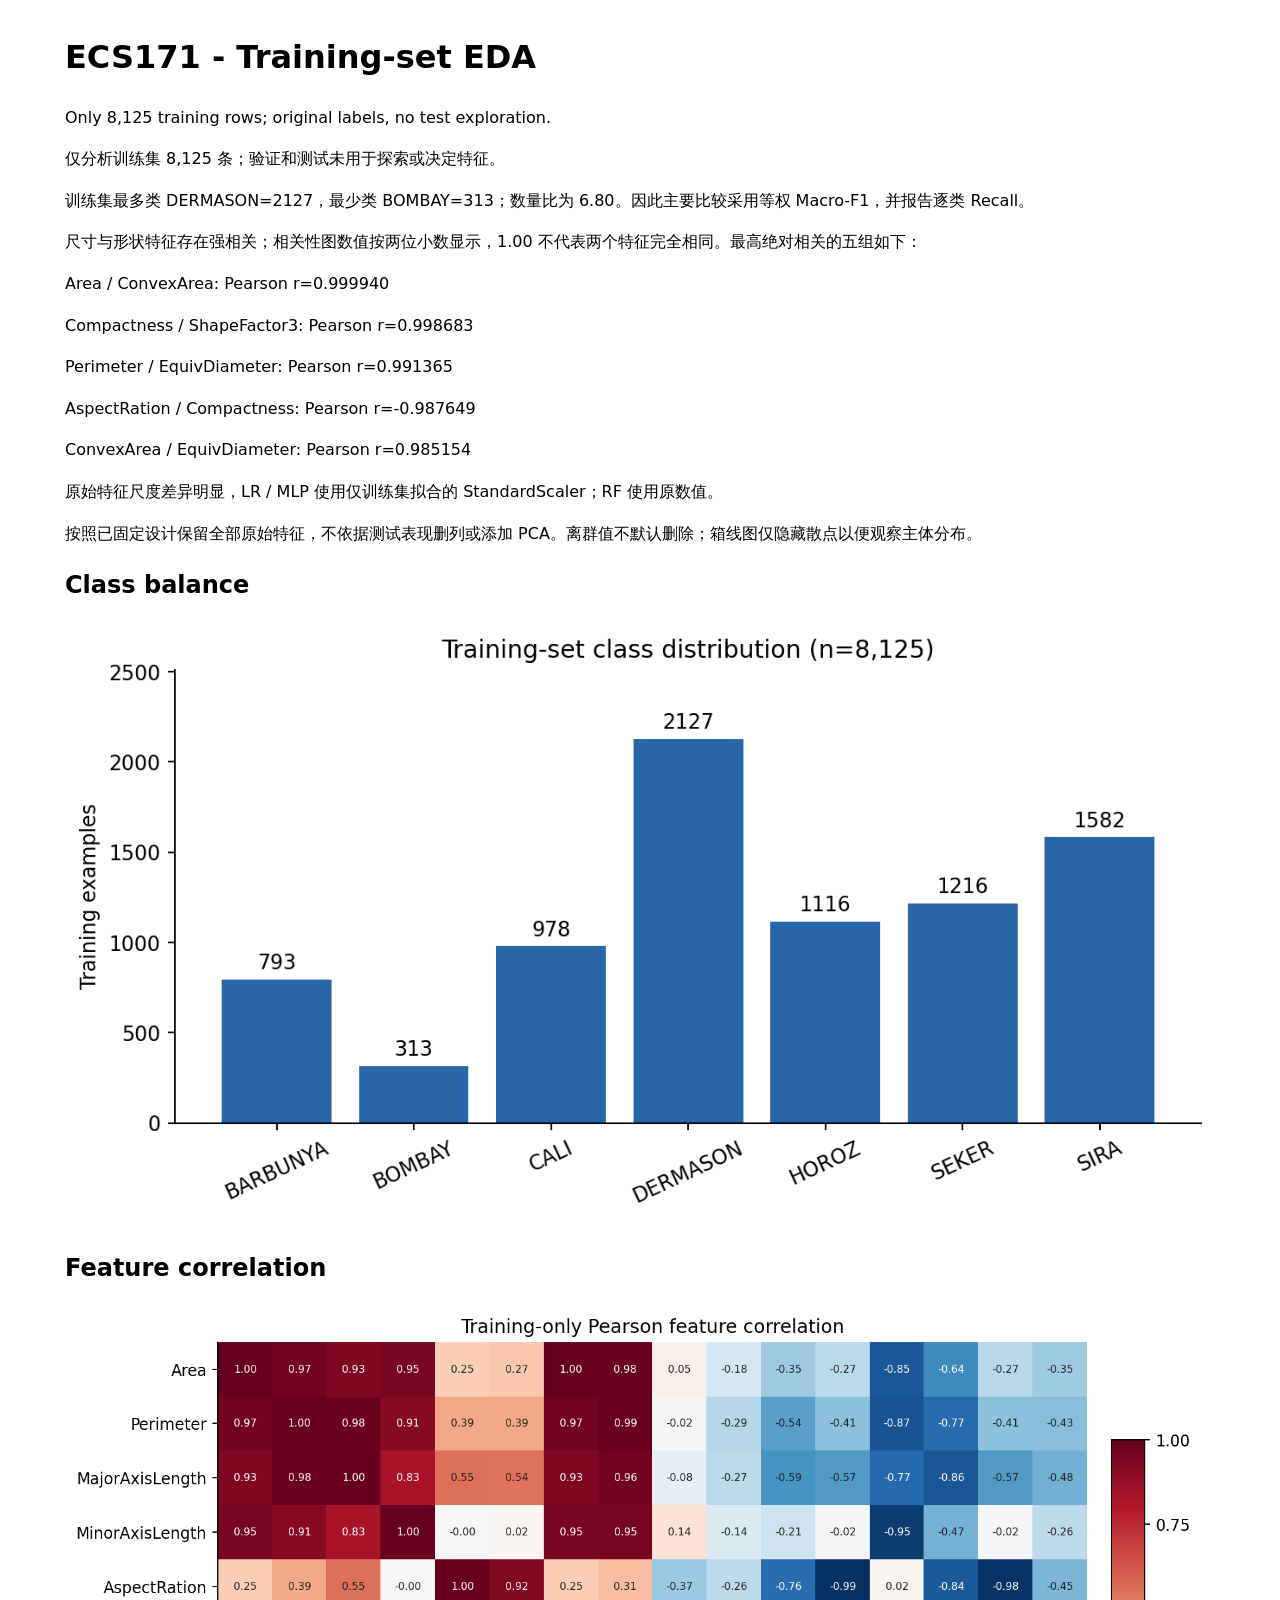
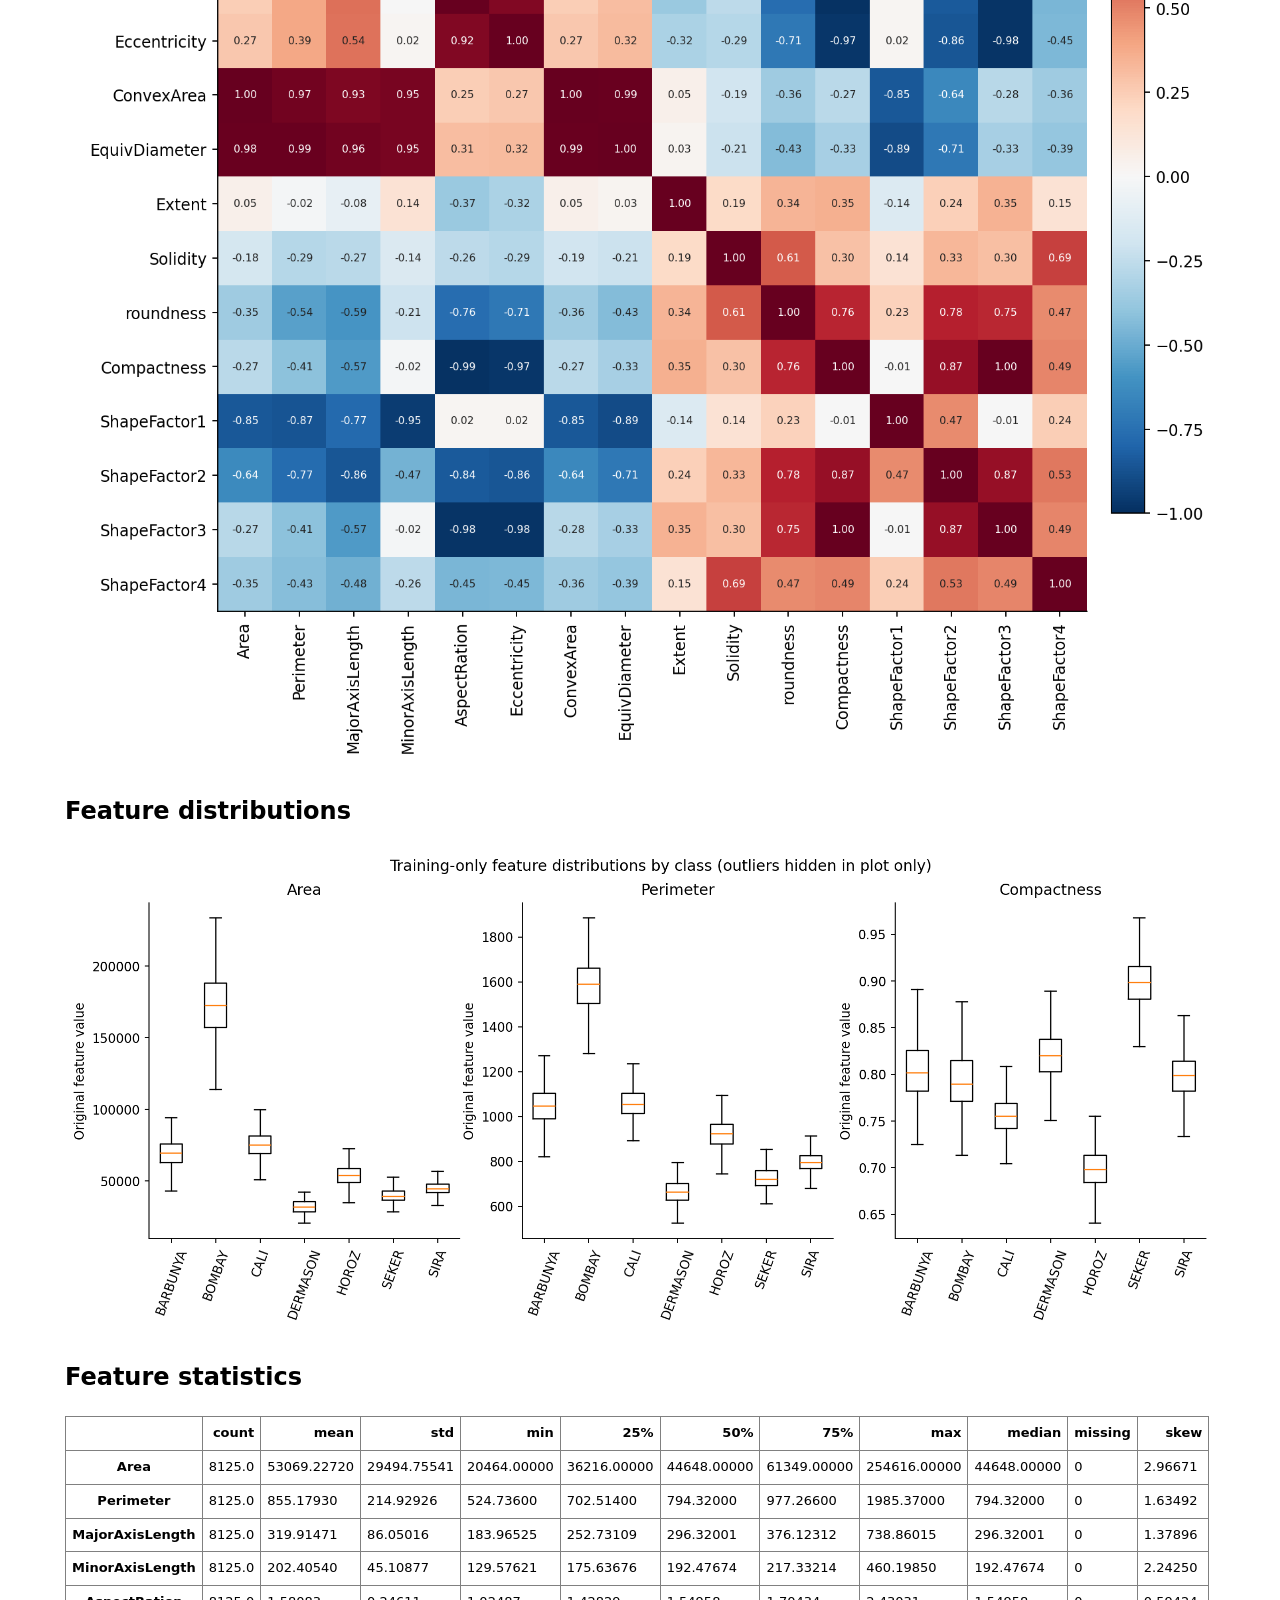
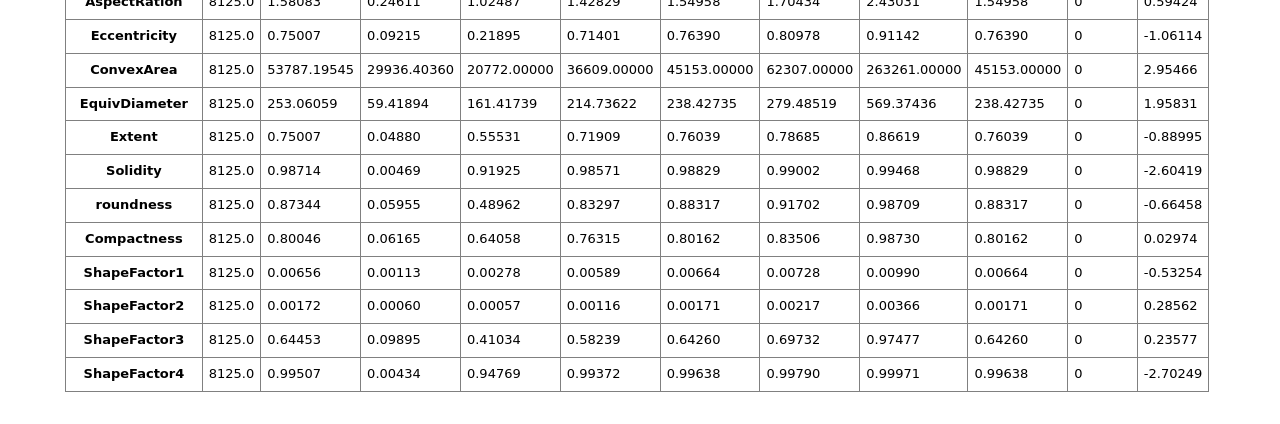
<file: reports/eda/index.html>
<!doctype html><meta charset="utf-8"><style>body{max-width:1150px;margin:32px auto;font:16px/1.6 system-ui}table{border-collapse:collapse;font-size:13px}td,th{padding:6px}</style><h1>ECS171 - Training-set EDA</h1><p>Only 8,125 training rows; original labels, no test exploration.</p><p>仅分析训练集 8,125 条；验证和测试未用于探索或决定特征。</p><p>训练集最多类 DERMASON=2127，最少类 BOMBAY=313；数量比为 6.80。因此主要比较采用等权 Macro-F1，并报告逐类 Recall。</p><p>尺寸与形状特征存在强相关；相关性图数值按两位小数显示，1.00 不代表两个特征完全相同。最高绝对相关的五组如下：</p><p>Area / ConvexArea: Pearson r=0.999940</p><p>Compactness / ShapeFactor3: Pearson r=0.998683</p><p>Perimeter / EquivDiameter: Pearson r=0.991365</p><p>AspectRation / Compactness: Pearson r=-0.987649</p><p>ConvexArea / EquivDiameter: Pearson r=0.985154</p><p>原始特征尺度差异明显，LR / MLP 使用仅训练集拟合的 StandardScaler；RF 使用原数值。</p><p>按照已固定设计保留全部原始特征，不依据测试表现删列或添加 PCA。离群值不默认删除；箱线图仅隐藏散点以便观察主体分布。</p><h2>Class balance</h2><img src="class_counts.png" style="max-width:100%"><h2>Feature correlation</h2><img src="correlation.png" style="max-width:100%"><h2>Feature distributions</h2><img src="feature_distributions.png" style="max-width:100%"><h2>Feature statistics</h2><table border="1" class="dataframe">
  <thead>
    <tr style="text-align: right;">
      <th></th>
      <th>count</th>
      <th>mean</th>
      <th>std</th>
      <th>min</th>
      <th>25%</th>
      <th>50%</th>
      <th>75%</th>
      <th>max</th>
      <th>median</th>
      <th>missing</th>
      <th>skew</th>
    </tr>
  </thead>
  <tbody>
    <tr>
      <th>Area</th>
      <td>8125.0</td>
      <td>53069.22720</td>
      <td>29494.75541</td>
      <td>20464.00000</td>
      <td>36216.00000</td>
      <td>44648.00000</td>
      <td>61349.00000</td>
      <td>254616.00000</td>
      <td>44648.00000</td>
      <td>0</td>
      <td>2.96671</td>
    </tr>
    <tr>
      <th>Perimeter</th>
      <td>8125.0</td>
      <td>855.17930</td>
      <td>214.92926</td>
      <td>524.73600</td>
      <td>702.51400</td>
      <td>794.32000</td>
      <td>977.26600</td>
      <td>1985.37000</td>
      <td>794.32000</td>
      <td>0</td>
      <td>1.63492</td>
    </tr>
    <tr>
      <th>MajorAxisLength</th>
      <td>8125.0</td>
      <td>319.91471</td>
      <td>86.05016</td>
      <td>183.96525</td>
      <td>252.73109</td>
      <td>296.32001</td>
      <td>376.12312</td>
      <td>738.86015</td>
      <td>296.32001</td>
      <td>0</td>
      <td>1.37896</td>
    </tr>
    <tr>
      <th>MinorAxisLength</th>
      <td>8125.0</td>
      <td>202.40540</td>
      <td>45.10877</td>
      <td>129.57621</td>
      <td>175.63676</td>
      <td>192.47674</td>
      <td>217.33214</td>
      <td>460.19850</td>
      <td>192.47674</td>
      <td>0</td>
      <td>2.24250</td>
    </tr>
    <tr>
      <th>AspectRation</th>
      <td>8125.0</td>
      <td>1.58083</td>
      <td>0.24611</td>
      <td>1.02487</td>
      <td>1.42829</td>
      <td>1.54958</td>
      <td>1.70434</td>
      <td>2.43031</td>
      <td>1.54958</td>
      <td>0</td>
      <td>0.59424</td>
    </tr>
    <tr>
      <th>Eccentricity</th>
      <td>8125.0</td>
      <td>0.75007</td>
      <td>0.09215</td>
      <td>0.21895</td>
      <td>0.71401</td>
      <td>0.76390</td>
      <td>0.80978</td>
      <td>0.91142</td>
      <td>0.76390</td>
      <td>0</td>
      <td>-1.06114</td>
    </tr>
    <tr>
      <th>ConvexArea</th>
      <td>8125.0</td>
      <td>53787.19545</td>
      <td>29936.40360</td>
      <td>20772.00000</td>
      <td>36609.00000</td>
      <td>45153.00000</td>
      <td>62307.00000</td>
      <td>263261.00000</td>
      <td>45153.00000</td>
      <td>0</td>
      <td>2.95466</td>
    </tr>
    <tr>
      <th>EquivDiameter</th>
      <td>8125.0</td>
      <td>253.06059</td>
      <td>59.41894</td>
      <td>161.41739</td>
      <td>214.73622</td>
      <td>238.42735</td>
      <td>279.48519</td>
      <td>569.37436</td>
      <td>238.42735</td>
      <td>0</td>
      <td>1.95831</td>
    </tr>
    <tr>
      <th>Extent</th>
      <td>8125.0</td>
      <td>0.75007</td>
      <td>0.04880</td>
      <td>0.55531</td>
      <td>0.71909</td>
      <td>0.76039</td>
      <td>0.78685</td>
      <td>0.86619</td>
      <td>0.76039</td>
      <td>0</td>
      <td>-0.88995</td>
    </tr>
    <tr>
      <th>Solidity</th>
      <td>8125.0</td>
      <td>0.98714</td>
      <td>0.00469</td>
      <td>0.91925</td>
      <td>0.98571</td>
      <td>0.98829</td>
      <td>0.99002</td>
      <td>0.99468</td>
      <td>0.98829</td>
      <td>0</td>
      <td>-2.60419</td>
    </tr>
    <tr>
      <th>roundness</th>
      <td>8125.0</td>
      <td>0.87344</td>
      <td>0.05955</td>
      <td>0.48962</td>
      <td>0.83297</td>
      <td>0.88317</td>
      <td>0.91702</td>
      <td>0.98709</td>
      <td>0.88317</td>
      <td>0</td>
      <td>-0.66458</td>
    </tr>
    <tr>
      <th>Compactness</th>
      <td>8125.0</td>
      <td>0.80046</td>
      <td>0.06165</td>
      <td>0.64058</td>
      <td>0.76315</td>
      <td>0.80162</td>
      <td>0.83506</td>
      <td>0.98730</td>
      <td>0.80162</td>
      <td>0</td>
      <td>0.02974</td>
    </tr>
    <tr>
      <th>ShapeFactor1</th>
      <td>8125.0</td>
      <td>0.00656</td>
      <td>0.00113</td>
      <td>0.00278</td>
      <td>0.00589</td>
      <td>0.00664</td>
      <td>0.00728</td>
      <td>0.00990</td>
      <td>0.00664</td>
      <td>0</td>
      <td>-0.53254</td>
    </tr>
    <tr>
      <th>ShapeFactor2</th>
      <td>8125.0</td>
      <td>0.00172</td>
      <td>0.00060</td>
      <td>0.00057</td>
      <td>0.00116</td>
      <td>0.00171</td>
      <td>0.00217</td>
      <td>0.00366</td>
      <td>0.00171</td>
      <td>0</td>
      <td>0.28562</td>
    </tr>
    <tr>
      <th>ShapeFactor3</th>
      <td>8125.0</td>
      <td>0.64453</td>
      <td>0.09895</td>
      <td>0.41034</td>
      <td>0.58239</td>
      <td>0.64260</td>
      <td>0.69732</td>
      <td>0.97477</td>
      <td>0.64260</td>
      <td>0</td>
      <td>0.23577</td>
    </tr>
    <tr>
      <th>ShapeFactor4</th>
      <td>8125.0</td>
      <td>0.99507</td>
      <td>0.00434</td>
      <td>0.94769</td>
      <td>0.99372</td>
      <td>0.99638</td>
      <td>0.99790</td>
      <td>0.99971</td>
      <td>0.99638</td>
      <td>0</td>
      <td>-2.70249</td>
    </tr>
  </tbody>
</table>
</file>
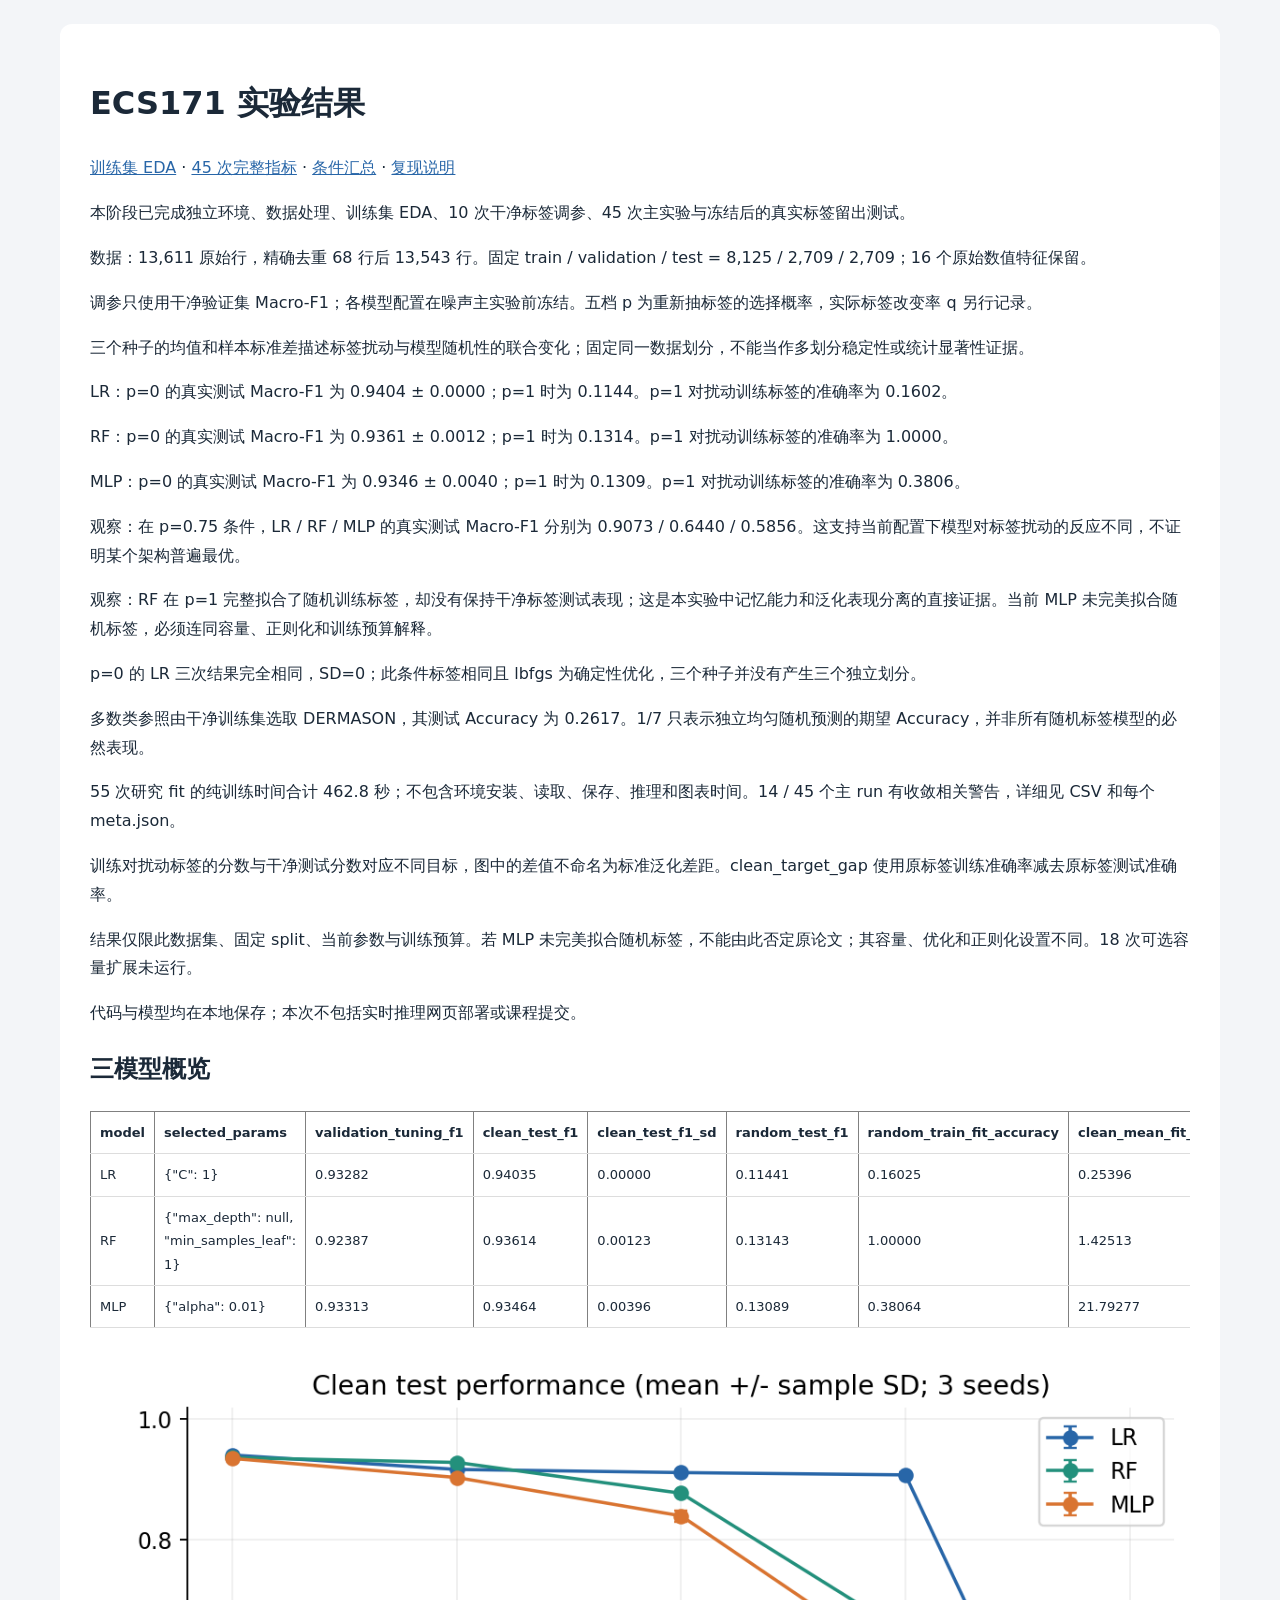
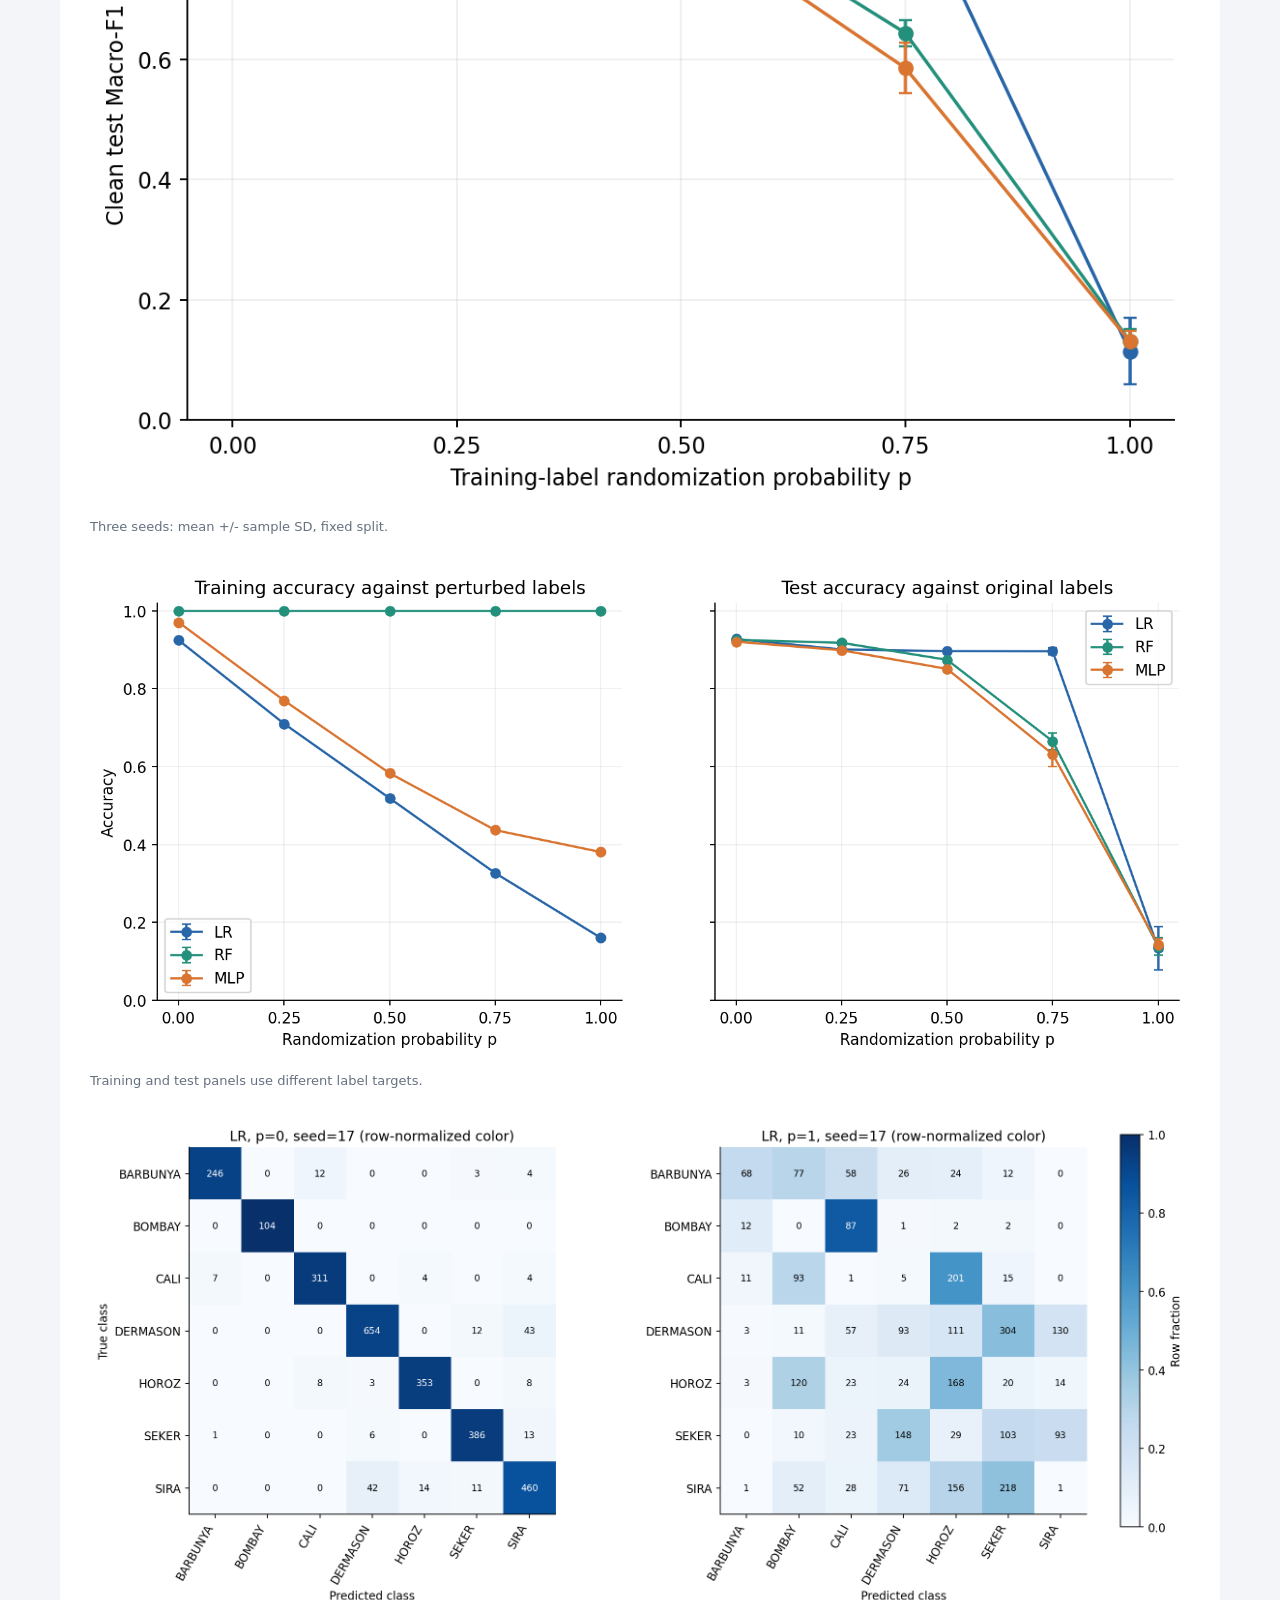
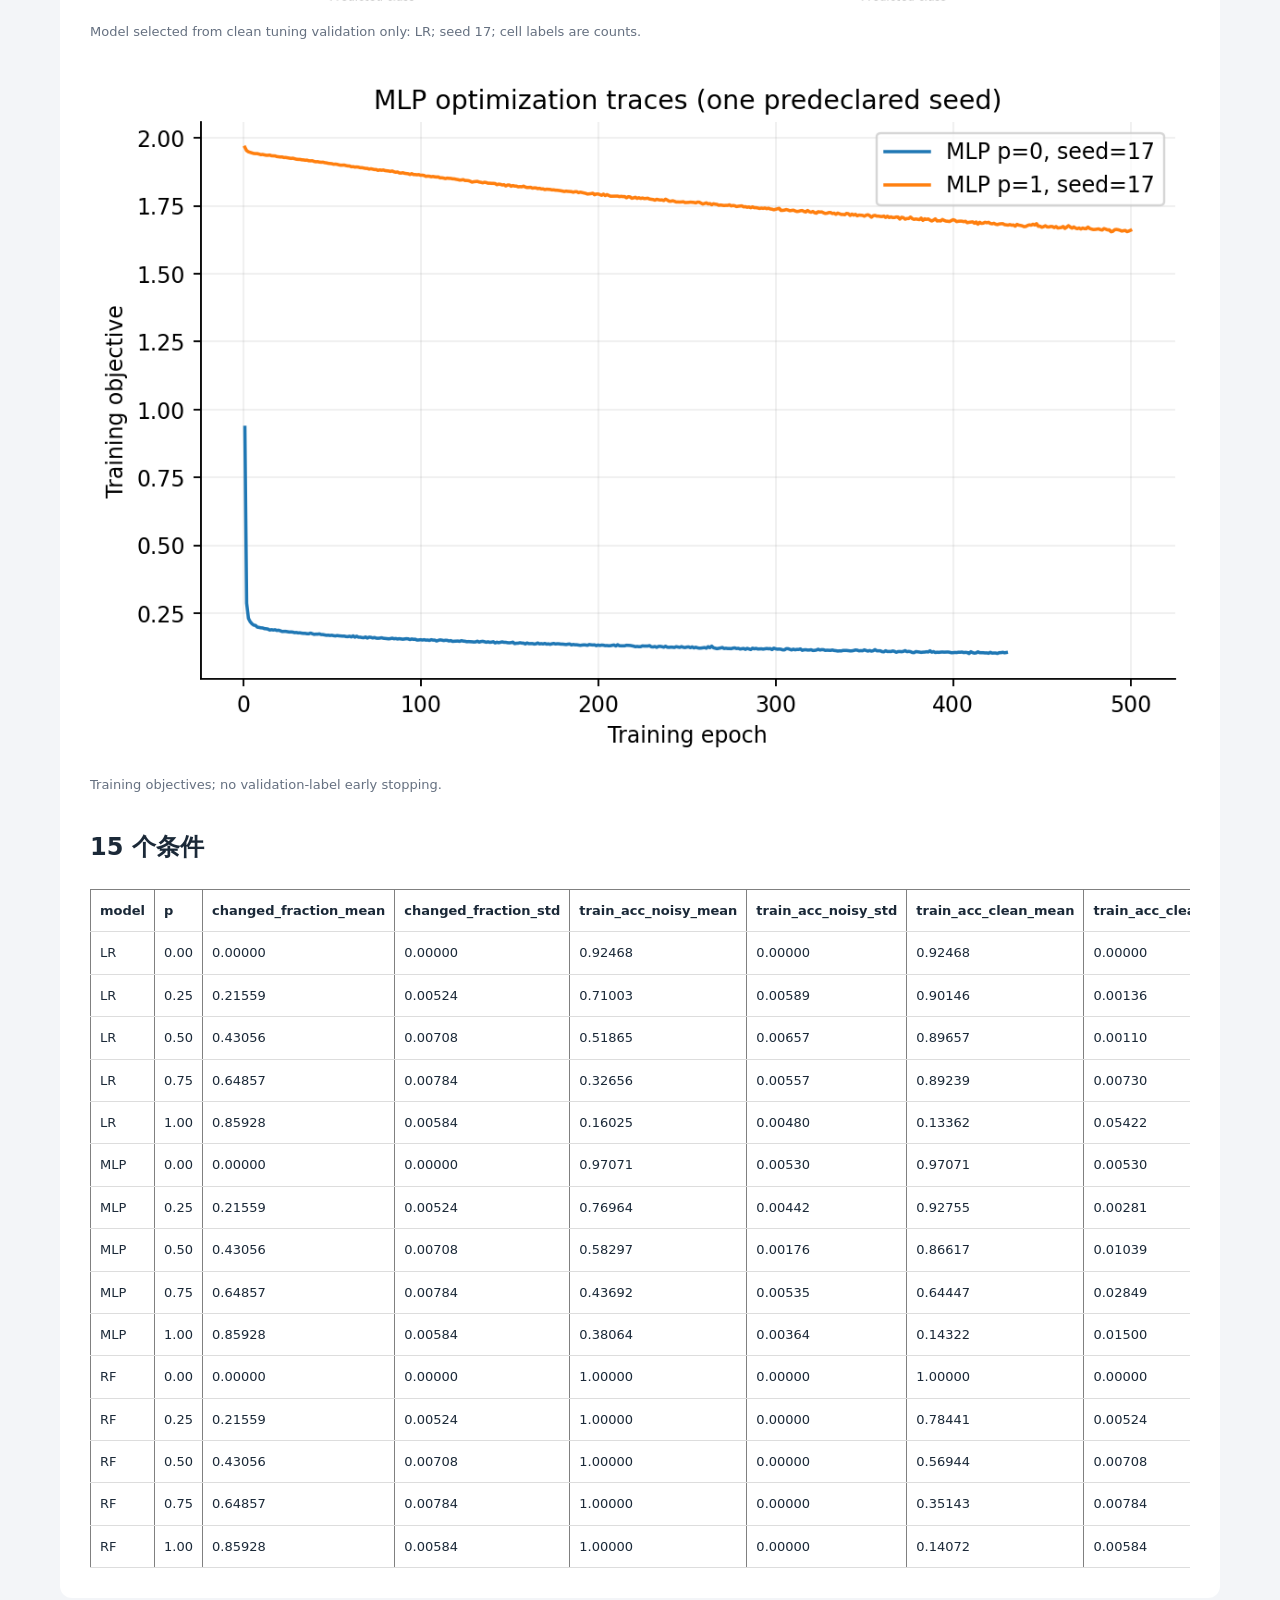
<file: reports/experiments/index.html>
<!doctype html><html lang="zh-CN"><meta charset="utf-8"><meta name="viewport" content="width=device-width,initial-scale=1"><title>ECS171 Results</title><style>body{margin:0;background:#f3f5f8;color:#1b2938;font:16px/1.8 system-ui,"Microsoft YaHei",sans-serif}main{max-width:1100px;margin:24px auto;padding:30px;background:white;border-radius:12px}img{max-width:100%}figure{margin:30px 0}figcaption{font-size:13px;color:#657080}table{width:100%;font-size:13px;border-collapse:collapse}th,td{padding:9px;border-bottom:1px solid #ddd;text-align:left}a{color:#2866a8}.scroll{overflow:auto}</style><main><h1>ECS171 实验结果</h1><p><a href="../eda/index.html">训练集 EDA</a> · <a href="../../results/test_metrics.csv">45 次完整指标</a> · <a href="../../results/model_noise_summary.csv">条件汇总</a> · <a href="../../README.md">复现说明</a></p><p>本阶段已完成独立环境、数据处理、训练集 EDA、10 次干净标签调参、45 次主实验与冻结后的真实标签留出测试。</p><p>数据：13,611 原始行，精确去重 68 行后 13,543 行。固定 train / validation / test = 8,125 / 2,709 / 2,709；16 个原始数值特征保留。</p><p>调参只使用干净验证集 Macro-F1；各模型配置在噪声主实验前冻结。五档 p 为重新抽标签的选择概率，实际标签改变率 q 另行记录。</p><p>三个种子的均值和样本标准差描述标签扰动与模型随机性的联合变化；固定同一数据划分，不能当作多划分稳定性或统计显著性证据。</p><p>LR：p=0 的真实测试 Macro-F1 为 0.9404 ± 0.0000；p=1 时为 0.1144。p=1 对扰动训练标签的准确率为 0.1602。</p><p>RF：p=0 的真实测试 Macro-F1 为 0.9361 ± 0.0012；p=1 时为 0.1314。p=1 对扰动训练标签的准确率为 1.0000。</p><p>MLP：p=0 的真实测试 Macro-F1 为 0.9346 ± 0.0040；p=1 时为 0.1309。p=1 对扰动训练标签的准确率为 0.3806。</p><p>观察：在 p=0.75 条件，LR / RF / MLP 的真实测试 Macro-F1 分别为 0.9073 / 0.6440 / 0.5856。这支持当前配置下模型对标签扰动的反应不同，不证明某个架构普遍最优。</p><p>观察：RF 在 p=1 完整拟合了随机训练标签，却没有保持干净标签测试表现；这是本实验中记忆能力和泛化表现分离的直接证据。当前 MLP 未完美拟合随机标签，必须连同容量、正则化和训练预算解释。</p><p>p=0 的 LR 三次结果完全相同，SD=0；此条件标签相同且 lbfgs 为确定性优化，三个种子并没有产生三个独立划分。</p><p>多数类参照由干净训练集选取 DERMASON，其测试 Accuracy 为 0.2617。1/7 只表示独立均匀随机预测的期望 Accuracy，并非所有随机标签模型的必然表现。</p><p>55 次研究 fit 的纯训练时间合计 462.8 秒；不包含环境安装、读取、保存、推理和图表时间。14 / 45 个主 run 有收敛相关警告，详细见 CSV 和每个 meta.json。</p><p>训练对扰动标签的分数与干净测试分数对应不同目标，图中的差值不命名为标准泛化差距。clean_target_gap 使用原标签训练准确率减去原标签测试准确率。</p><p>结果仅限此数据集、固定 split、当前参数与训练预算。若 MLP 未完美拟合随机标签，不能由此否定原论文；其容量、优化和正则化设置不同。18 次可选容量扩展未运行。</p><p>代码与模型均在本地保存；本次不包括实时推理网页部署或课程提交。</p><h2>三模型概览</h2><div class="scroll"><table border="1" class="dataframe">
  <thead>
    <tr style="text-align: right;">
      <th>model</th>
      <th>selected_params</th>
      <th>validation_tuning_f1</th>
      <th>clean_test_f1</th>
      <th>clean_test_f1_sd</th>
      <th>random_test_f1</th>
      <th>random_train_fit_accuracy</th>
      <th>clean_mean_fit_seconds</th>
    </tr>
  </thead>
  <tbody>
    <tr>
      <td>LR</td>
      <td>{"C": 1}</td>
      <td>0.93282</td>
      <td>0.94035</td>
      <td>0.00000</td>
      <td>0.11441</td>
      <td>0.16025</td>
      <td>0.25396</td>
    </tr>
    <tr>
      <td>RF</td>
      <td>{"max_depth": null, "min_samples_leaf": 1}</td>
      <td>0.92387</td>
      <td>0.93614</td>
      <td>0.00123</td>
      <td>0.13143</td>
      <td>1.00000</td>
      <td>1.42513</td>
    </tr>
    <tr>
      <td>MLP</td>
      <td>{"alpha": 0.01}</td>
      <td>0.93313</td>
      <td>0.93464</td>
      <td>0.00396</td>
      <td>0.13089</td>
      <td>0.38064</td>
      <td>21.79277</td>
    </tr>
  </tbody>
</table></div><figure><img src="01_test_macro_f1.png"><figcaption>Three seeds: mean +/- sample SD, fixed split.</figcaption></figure><figure><img src="02_fit_and_clean_test.png"><figcaption>Training and test panels use different label targets.</figcaption></figure><figure><img src="03_confusion_matrices.png"><figcaption>Model selected from clean tuning validation only: LR; seed 17; cell labels are counts.</figcaption></figure><figure><img src="04_mlp_loss.png"><figcaption>Training objectives; no validation-label early stopping.</figcaption></figure><h2>15 个条件</h2><div class="scroll"><table border="1" class="dataframe">
  <thead>
    <tr style="text-align: right;">
      <th>model</th>
      <th>p</th>
      <th>changed_fraction_mean</th>
      <th>changed_fraction_std</th>
      <th>train_acc_noisy_mean</th>
      <th>train_acc_noisy_std</th>
      <th>train_acc_clean_mean</th>
      <th>train_acc_clean_std</th>
      <th>test_macro_f1_mean</th>
      <th>test_macro_f1_std</th>
      <th>test_balanced_accuracy_mean</th>
      <th>test_balanced_accuracy_std</th>
      <th>test_accuracy_mean</th>
      <th>test_accuracy_std</th>
      <th>clean_target_gap_mean</th>
      <th>clean_target_gap_std</th>
      <th>fit_seconds_mean</th>
      <th>fit_seconds_std</th>
      <th>delta_macro_f1_vs_clean_mean</th>
      <th>delta_macro_f1_vs_clean_std</th>
    </tr>
  </thead>
  <tbody>
    <tr>
      <td>LR</td>
      <td>0.00</td>
      <td>0.00000</td>
      <td>0.00000</td>
      <td>0.92468</td>
      <td>0.00000</td>
      <td>0.92468</td>
      <td>0.00000</td>
      <td>0.94035</td>
      <td>0.00000</td>
      <td>0.93961</td>
      <td>0.00000</td>
      <td>0.92802</td>
      <td>0.00000</td>
      <td>-0.00334</td>
      <td>0.00000</td>
      <td>0.25396</td>
      <td>0.27530</td>
      <td>0.00000</td>
      <td>0.00000</td>
    </tr>
    <tr>
      <td>LR</td>
      <td>0.25</td>
      <td>0.21559</td>
      <td>0.00524</td>
      <td>0.71003</td>
      <td>0.00589</td>
      <td>0.90146</td>
      <td>0.00136</td>
      <td>0.91644</td>
      <td>0.00275</td>
      <td>0.91127</td>
      <td>0.00408</td>
      <td>0.90095</td>
      <td>0.00186</td>
      <td>0.00051</td>
      <td>0.00310</td>
      <td>0.16273</td>
      <td>0.01105</td>
      <td>-0.02391</td>
      <td>0.00275</td>
    </tr>
    <tr>
      <td>LR</td>
      <td>0.50</td>
      <td>0.43056</td>
      <td>0.00708</td>
      <td>0.51865</td>
      <td>0.00657</td>
      <td>0.89657</td>
      <td>0.00110</td>
      <td>0.91117</td>
      <td>0.00293</td>
      <td>0.90452</td>
      <td>0.00424</td>
      <td>0.89664</td>
      <td>0.00064</td>
      <td>-0.00007</td>
      <td>0.00150</td>
      <td>0.19374</td>
      <td>0.01959</td>
      <td>-0.02918</td>
      <td>0.00293</td>
    </tr>
    <tr>
      <td>LR</td>
      <td>0.75</td>
      <td>0.64857</td>
      <td>0.00784</td>
      <td>0.32656</td>
      <td>0.00557</td>
      <td>0.89239</td>
      <td>0.00730</td>
      <td>0.90727</td>
      <td>0.00444</td>
      <td>0.89960</td>
      <td>0.00404</td>
      <td>0.89627</td>
      <td>0.00870</td>
      <td>-0.00388</td>
      <td>0.00290</td>
      <td>0.15870</td>
      <td>0.03006</td>
      <td>-0.03308</td>
      <td>0.00444</td>
    </tr>
    <tr>
      <td>LR</td>
      <td>1.00</td>
      <td>0.85928</td>
      <td>0.00584</td>
      <td>0.16025</td>
      <td>0.00480</td>
      <td>0.13362</td>
      <td>0.05422</td>
      <td>0.11441</td>
      <td>0.05519</td>
      <td>0.12907</td>
      <td>0.05156</td>
      <td>0.13363</td>
      <td>0.05556</td>
      <td>-0.00001</td>
      <td>0.00522</td>
      <td>0.10168</td>
      <td>0.01382</td>
      <td>-0.82594</td>
      <td>0.05519</td>
    </tr>
    <tr>
      <td>MLP</td>
      <td>0.00</td>
      <td>0.00000</td>
      <td>0.00000</td>
      <td>0.97071</td>
      <td>0.00530</td>
      <td>0.97071</td>
      <td>0.00530</td>
      <td>0.93464</td>
      <td>0.00396</td>
      <td>0.93486</td>
      <td>0.00338</td>
      <td>0.92100</td>
      <td>0.00416</td>
      <td>0.04970</td>
      <td>0.00568</td>
      <td>21.79277</td>
      <td>2.02334</td>
      <td>0.00000</td>
      <td>0.00000</td>
    </tr>
    <tr>
      <td>MLP</td>
      <td>0.25</td>
      <td>0.21559</td>
      <td>0.00524</td>
      <td>0.76964</td>
      <td>0.00442</td>
      <td>0.92755</td>
      <td>0.00281</td>
      <td>0.90291</td>
      <td>0.00240</td>
      <td>0.90508</td>
      <td>0.00289</td>
      <td>0.89898</td>
      <td>0.00240</td>
      <td>0.02857</td>
      <td>0.00502</td>
      <td>24.67831</td>
      <td>0.94070</td>
      <td>-0.03173</td>
      <td>0.00565</td>
    </tr>
    <tr>
      <td>MLP</td>
      <td>0.50</td>
      <td>0.43056</td>
      <td>0.00708</td>
      <td>0.58297</td>
      <td>0.00176</td>
      <td>0.86617</td>
      <td>0.01039</td>
      <td>0.83909</td>
      <td>0.00944</td>
      <td>0.84056</td>
      <td>0.00235</td>
      <td>0.85099</td>
      <td>0.00503</td>
      <td>0.01518</td>
      <td>0.00594</td>
      <td>24.34250</td>
      <td>0.76389</td>
      <td>-0.09554</td>
      <td>0.01339</td>
    </tr>
    <tr>
      <td>MLP</td>
      <td>0.75</td>
      <td>0.64857</td>
      <td>0.00784</td>
      <td>0.43692</td>
      <td>0.00535</td>
      <td>0.64447</td>
      <td>0.02849</td>
      <td>0.58564</td>
      <td>0.04194</td>
      <td>0.60340</td>
      <td>0.05691</td>
      <td>0.63197</td>
      <td>0.03104</td>
      <td>0.01250</td>
      <td>0.01264</td>
      <td>26.83926</td>
      <td>2.82495</td>
      <td>-0.34899</td>
      <td>0.03955</td>
    </tr>
    <tr>
      <td>MLP</td>
      <td>1.00</td>
      <td>0.85928</td>
      <td>0.00584</td>
      <td>0.38064</td>
      <td>0.00364</td>
      <td>0.14322</td>
      <td>0.01500</td>
      <td>0.13089</td>
      <td>0.01720</td>
      <td>0.14363</td>
      <td>0.02470</td>
      <td>0.14249</td>
      <td>0.01535</td>
      <td>0.00073</td>
      <td>0.00520</td>
      <td>24.10105</td>
      <td>1.18162</td>
      <td>-0.80374</td>
      <td>0.01476</td>
    </tr>
    <tr>
      <td>RF</td>
      <td>0.00</td>
      <td>0.00000</td>
      <td>0.00000</td>
      <td>1.00000</td>
      <td>0.00000</td>
      <td>1.00000</td>
      <td>0.00000</td>
      <td>0.93614</td>
      <td>0.00123</td>
      <td>0.93516</td>
      <td>0.00116</td>
      <td>0.92556</td>
      <td>0.00140</td>
      <td>0.07444</td>
      <td>0.00140</td>
      <td>1.42513</td>
      <td>0.00812</td>
      <td>0.00000</td>
      <td>0.00000</td>
    </tr>
    <tr>
      <td>RF</td>
      <td>0.25</td>
      <td>0.21559</td>
      <td>0.00524</td>
      <td>1.00000</td>
      <td>0.00000</td>
      <td>0.78441</td>
      <td>0.00524</td>
      <td>0.92803</td>
      <td>0.00468</td>
      <td>0.92776</td>
      <td>0.00440</td>
      <td>0.91805</td>
      <td>0.00499</td>
      <td>-0.13364</td>
      <td>0.00654</td>
      <td>2.23153</td>
      <td>0.01151</td>
      <td>-0.00811</td>
      <td>0.00424</td>
    </tr>
    <tr>
      <td>RF</td>
      <td>0.50</td>
      <td>0.43056</td>
      <td>0.00708</td>
      <td>1.00000</td>
      <td>0.00000</td>
      <td>0.56944</td>
      <td>0.00708</td>
      <td>0.87669</td>
      <td>0.00140</td>
      <td>0.88367</td>
      <td>0.00226</td>
      <td>0.87437</td>
      <td>0.00210</td>
      <td>-0.30493</td>
      <td>0.00716</td>
      <td>2.21478</td>
      <td>0.04474</td>
      <td>-0.05944</td>
      <td>0.00142</td>
    </tr>
    <tr>
      <td>RF</td>
      <td>0.75</td>
      <td>0.64857</td>
      <td>0.00784</td>
      <td>1.00000</td>
      <td>0.00000</td>
      <td>0.35143</td>
      <td>0.00784</td>
      <td>0.64399</td>
      <td>0.02189</td>
      <td>0.67224</td>
      <td>0.01827</td>
      <td>0.66519</td>
      <td>0.02134</td>
      <td>-0.31376</td>
      <td>0.01647</td>
      <td>2.22348</td>
      <td>0.05027</td>
      <td>-0.29214</td>
      <td>0.02143</td>
    </tr>
    <tr>
      <td>RF</td>
      <td>1.00</td>
      <td>0.85928</td>
      <td>0.00584</td>
      <td>1.00000</td>
      <td>0.00000</td>
      <td>0.14072</td>
      <td>0.00584</td>
      <td>0.13143</td>
      <td>0.02047</td>
      <td>0.14071</td>
      <td>0.02367</td>
      <td>0.13781</td>
      <td>0.02238</td>
      <td>0.00291</td>
      <td>0.01714</td>
      <td>2.95831</td>
      <td>0.05069</td>
      <td>-0.80471</td>
      <td>0.02012</td>
    </tr>
  </tbody>
</table></div></main></html>
</file>
